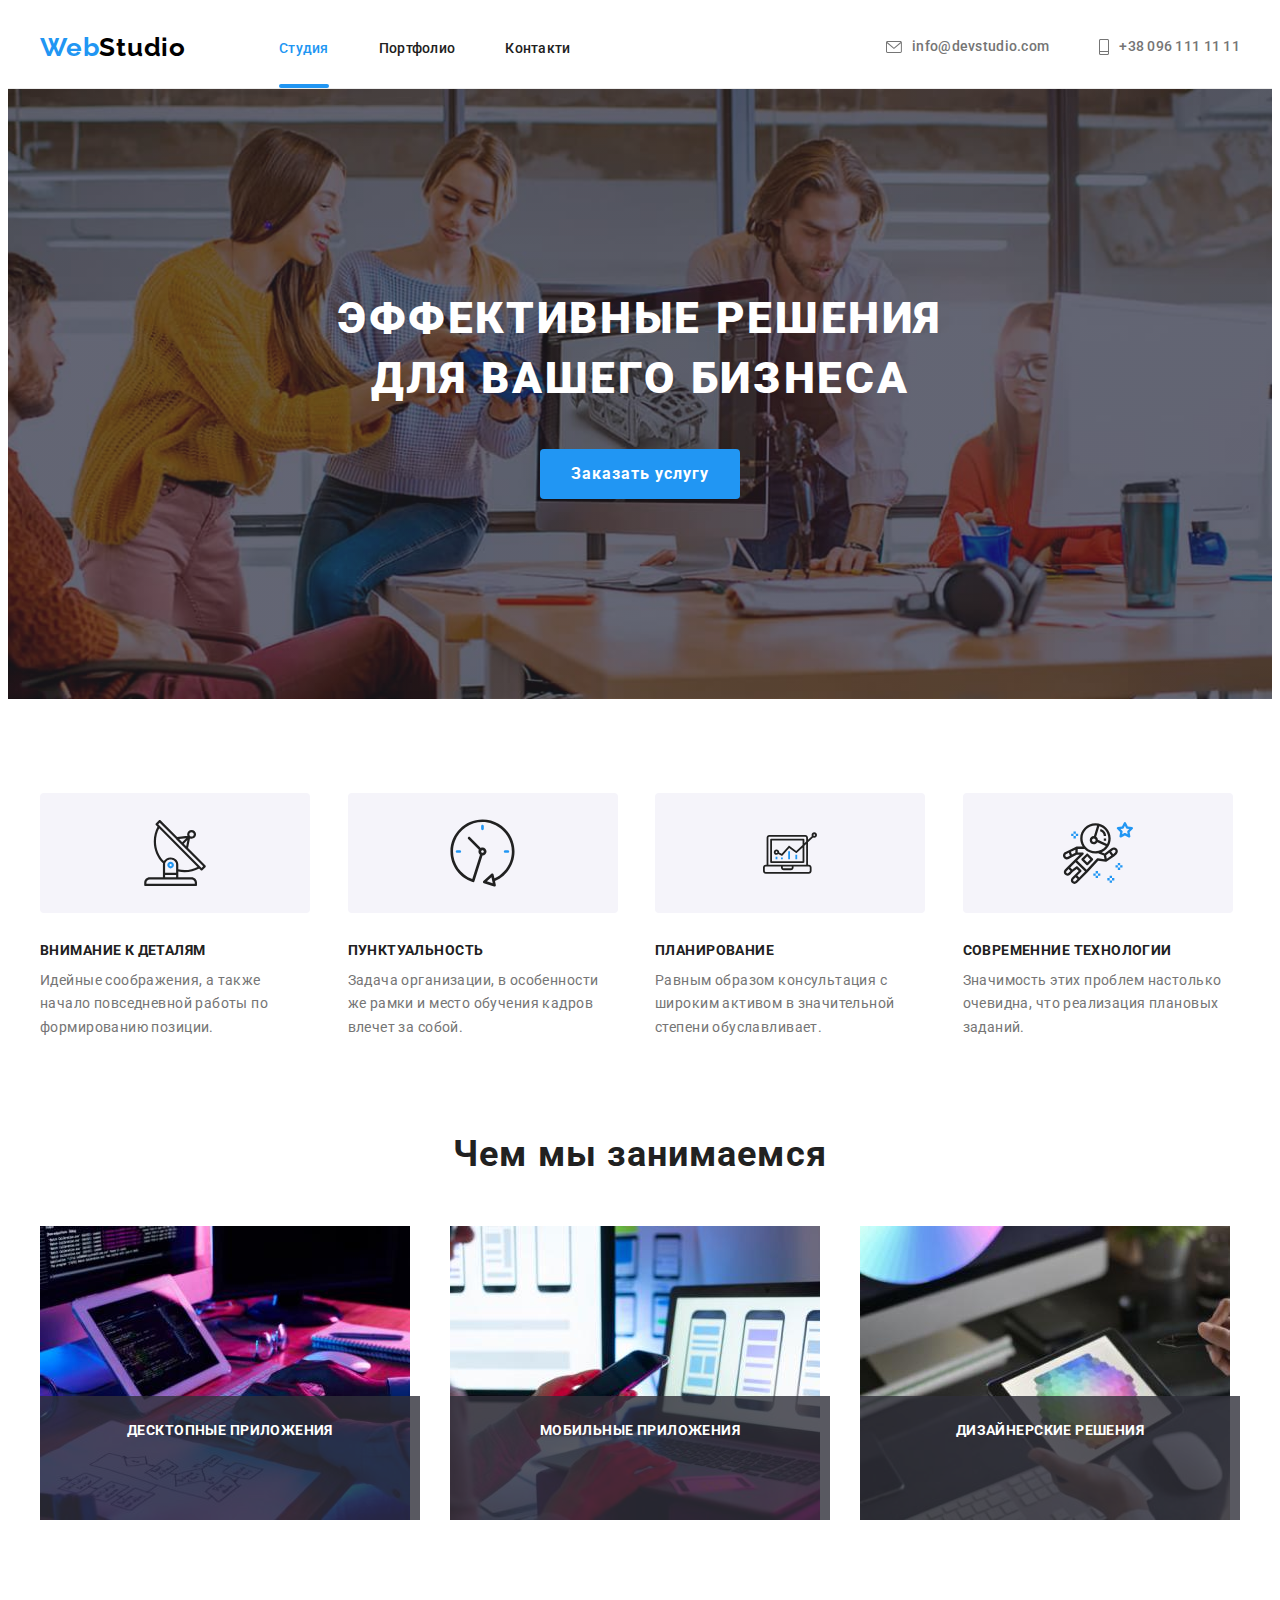
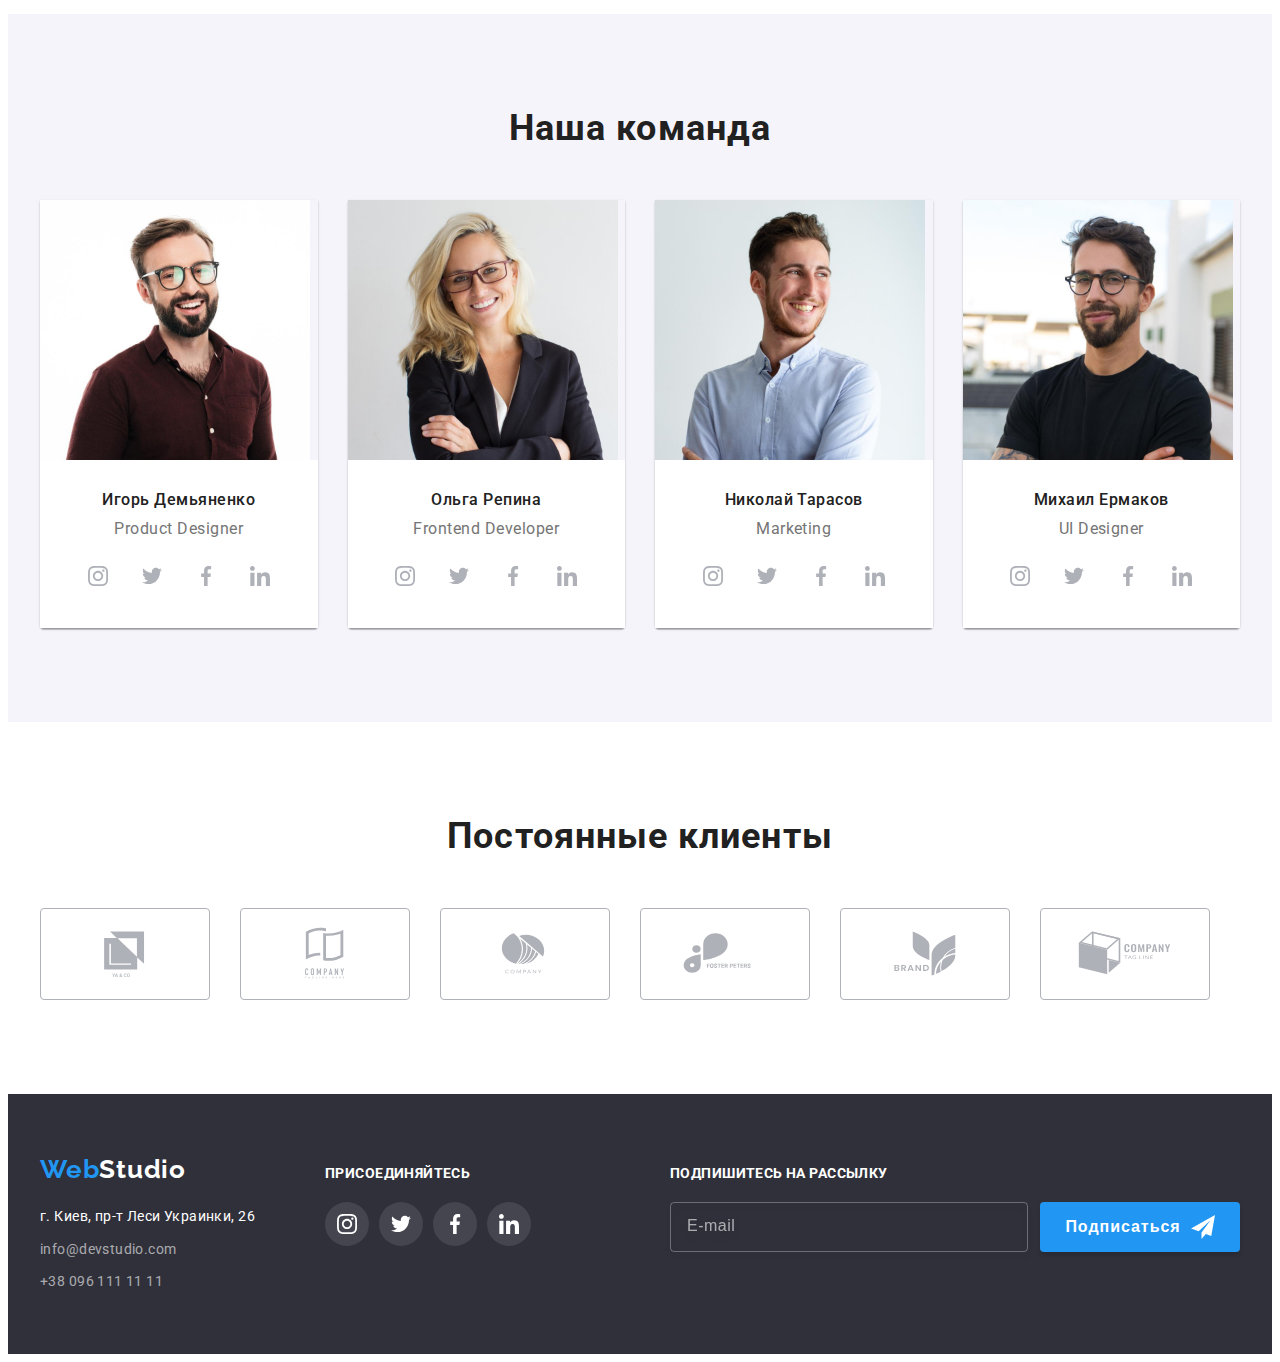
<file: index.html>
<!DOCTYPE html>
<html lang="ru">
<head>
    <meta charset="UTF-8">
    <meta http-equiv="X-UA-Compatible" content="IE=edge">
    <meta name="viewport" content="width=device-width, initial-scale=1.0">
    <link rel="preconnect" href="https://fonts.googleapis.com">
    <link rel="preconnect" href="https://fonts.gstatic.com" crossorigin>
    <link href="https://fonts.googleapis.com/css2?family=Raleway:wght@700&family=Roboto:wght@400;500;700;900&display=swap"
        rel="stylesheet">
    <link rel="stylesheet" href="https://cdnjs.cloudflare.com/ajax/libs/modern-normalize/1.1.0/modern-normalize.min.css"
            integrity="sha512-wpPYUAdjBVSE4KJnH1VR1HeZfpl1ub8YT/NKx4PuQ5NmX2tKuGu6U/JRp5y+Y8XG2tV+wKQpNHVUX03MfMFn9Q=="
            crossorigin="anonymous" referrerpolicy="no-referrer" />
    <link rel="stylesheet" href="./css/main.min.css">
    <title>Студия</title>
</head>
<body>
    <header>
        <div class="conteiner header-conteiner">
        <nav class="menu">
            <a class="menu__logo link" href="./index.html">Web<span class="menu__logo--second">Studio</span> </a>
            <ul class="menu__list list">
                <li class="menu__item">
                    <a class="menu__link curent link" href="./index.html">Студия</a>
                </li>
                <li class="menu__item">
                    <a class="menu__link  link" href="./potfolio/potfolio.html">Портфолио</a>
                </li>
                <li class="menu__item">
                    <a class="menu__link link" href="">Контакти</a>
                </li>
            </ul>
        </nav>
        <ul class="header-contact-list list">
                <li class="header-contact-item">
                    <a class="header-mail link" href="mailto:info@devstudio.com">
                        <svg class="mail-icon header-icon" width="16" height="12">
                            <use href="./images/sprite.svg#icon-mail"></use>
                        </svg>
                        info@devstudio.com
                    </a>
                </li>
                <li class="header-contact-item">
                    <a class="header-tel link" href="tel:+380961111111">
                        <svg class="tel-icon header-icon" width="10" height="16">
                            <use href="./images/sprite.svg#icon-phone"></use>
                        </svg> 
                        +38 096 111 11 11
                    </a>
                </li>
        </ul>
        </div>
    </header>
    <main>
        <section class="hero">
            <div class="conteiner">
            <h1 class="hero__title">Эффективные решения для вашего бизнеса</h1>
            <button type="button" class="hero__btn btn" data-modal-open>Заказать услугу</button>
            </div>
        </section>
        <section class="benefits">
            <div class="conteiner">
            <h2 class="visually-hidden">Наше преимущество</h2>
            <ul class="benefits__list list">
                <li class="benefits__item">
                    <div class="benefits-box">
                        <svg 
                            class="benefits__icon"
                            width="66"
                            height="70"
                        >
                            <use href="./images/sprite.svg#icon-antenna"></use>
                        </svg>
                    </div>
                    <h3 class="benefits__caption">ВНИМАНИЕ К ДЕТАЛЯМ</h3>
                    <p class="benefits__text">
                        Идейные соображения, а также начало повседневной работы по формированию позиции.
                    </p>
                </li>
                <li class="benefits__item">
                    <div class="benefits-box">
                        <svg 
                            class="benefits__icon" 
                            width="67" 
                            height="70"
                        >
                            <use href="./images/sprite.svg#icon-clock"></use>
                        </svg>
                    </div>
                    <h3 class="benefits__caption">ПУНКТУАЛЬНОСТЬ</h3>
                    <p class="benefits__text">
                        Задача организации, в особенности же рамки и место обучения кадров влечет за собой.
                    </p>
                </li>
                <li class="benefits__item">
                    <div class="benefits-box">
                        <svg 
                        class="benefits__icon" 
                        width="70" 
                        height="54"
                        >
                            <use href="./images/sprite.svg#icon-diagram"></use>
                        </svg>
                    </div>
                    <h3 class="benefits__caption">ПЛАНИРОВАНИЕ</h3>
                    <p class="benefits__text">
                        Равным образом консультация с широким активом в значительной степени обуславливает.
                    </p>
                </li>
                <li class="benefits__item">
                    <div class="benefits-box">
                        <svg 
                        class="benefits__icon" 
                        width="70" 
                        height="70"
                        >
                            <use href="./images/sprite.svg#icon-astronaut"></use>
                        </svg>
                    </div>
                    <h3 class="benefits__caption">СОВРЕМЕННИЕ ТЕХНОЛОГИИ</h3>
                    <p class="benefits__text">
                        Значимость этих проблем настолько очевидна, что реализация плановых заданий.
                    </p>
                </li>
            </ul>
            </div>
        </section>
        <section class="than-we">
            <div class="conteiner">
            <h2 class="than-we-title title">Чем мы занимаемся</h2>
            <ul class="than-we-list list">
                <li class="than-photo">
                    <img 
                        src="./images/img.jpg" 
                        alt="человек печатает на клавиатуре" 
                        width="370">
                    <p class="than-photo-text">Десктопные приложения</p>
                </li>
                <li class="than-photo">
                    <img 
                        src="./images/img1.jpg" 
                        alt="человек смотрит на екран смартфона" 
                        width="370">
                    <p class="than-photo-text">Мобильные приложения</p>
                </li>
                <li class="than-photo">
                    <img 
                        src="./images/img2.jpg" 
                        alt="человек рисует дизайн" 
                        width="370">
                    <p class="than-photo-text">Дизайнерские решения</p>
                </li>
            </ul>
            </div>
        </section>
        <section class="team">
            <div class="conteiner">
            <h2 class="team-title title">Наша команда</h2>
            <ul class="team-list list">
                <li class="about-team">
                    <img class="team-photo" 
                        src="./images/nk1.jpg" 
                        alt="Фото Игорь Демьяненко" 
                        width="270">
                    <div class="team-blok">
                        <h3 class="team-caption">Игорь Демьяненко</h3>
                        <p class="team-text" lang="en">Product Designer</p>
                    <ul class="team-social-list social-list list">
                        <li class="social-item">
                            <a href="" class="social-link">
                                <svg 
                                    class="social-icon" 
                                    width="20" 
                                    height="20"
                                >
                                    <use href="./images/sprite.svg#icon-instagram"></use>
                                </svg>
                            </a>
                        </li>
                        <li class="social-item">
                            <a href="" class="social-link">
                                <svg 
                                    class="social-icon" 
                                    width="20" 
                                    height="20"
                                >
                                    <use href="./images/sprite.svg#icon-twitter"></use>
                                </svg>
                            </a>
                        </li>
                        <li class="social-item ">
                            <a href="" class="social-link">
                                <svg 
                                    class="social-icon" 
                                    width="20" 
                                    height="20"
                                >
                                    <use href="./images/sprite.svg#icon-facebook"></use>
                                </svg>
                            </a>
                        </li>
                        <li class="social-item">
                            <a href="" class="social-link">
                                <svg 
                                    class="social-icon" 
                                    width="20" 
                                    height="20"
                                >
                                    <use href="./images/sprite.svg#icon-linkedin"></use>
                                </svg>
                            </a>
                        </li>
                    </ul>
                    </div>
                </li>
                <li class="about-team">
                    <img class="team-photo" 
                        src="./images/nk2.jpg" 
                        alt="Фото Ольга Репина" 
                        width="270">
                    <div class="team-blok">
                        <h3 class="team-caption">Ольга Репина</h3>
                        <p class="team-text" lang="en">Frontend Developer</p>
                    <ul class="team-social-list social-list list">
                        <li class="social-item">
                            <a href="" class="social-link">
                                <svg 
                                    class="social-icon" 
                                    width="20" 
                                    height="20"
                                >
                                    <use href="./images/sprite.svg#icon-instagram"></use>
                                </svg>
                            </a>
                        </li>
                        <li class="social-item">
                            <a href="" class="social-link">
                                <svg 
                                    class="social-icon" 
                                    width="20" 
                                    height="20"
                                >
                                    <use href="./images/sprite.svg#icon-twitter"></use>
                                </svg>
                            </a>
                        </li>
                        <li class="social-item ">
                            <a href="" class="social-link">
                                <svg 
                                    class="social-icon" 
                                    width="20" 
                                    height="20"
                                >
                                    <use href="./images/sprite.svg#icon-facebook"></use>
                                </svg>
                            </a>
                        </li>
                        <li class="social-item">
                            <a href="" class="social-link">
                                <svg 
                                    class="social-icon" 
                                    width="20" 
                                    height="20"
                                >
                                    <use href="./images/sprite.svg#icon-linkedin"></use>
                                </svg>
                            </a>
                        </li>
                    </ul>
                    </div>
                </li>
                <li class="about-team">
                    <img class="team-photo" 
                        src="./images/nk3.jpg" 
                        alt="Фото Николай Тарасов" 
                        width="270">
                    <div class="team-blok">
                        <h3 class="team-caption">Николай Тарасов</h3>
                        <p class="team-text" lang="en">Marketing</p>
                    <ul class="team-social-list social-list list">
                        <li class="social-item">
                            <a href="" class="social-link">
                                <svg 
                                    class="social-icon" 
                                    width="20" 
                                    height="20"
                                >
                                    <use href="./images/sprite.svg#icon-instagram"></use>
                                </svg>
                            </a>
                        </li>
                        <li class="social-item">
                            <a href="" class="social-link">
                                <svg 
                                    class="social-icon" 
                                    width="20" 
                                    height="20"
                                >
                                    <use href="./images/sprite.svg#icon-twitter"></use>
                                </svg>
                            </a>
                        </li>
                        <li class="social-item ">
                            <a href="" class="social-link">
                                <svg 
                                    class="social-icon" 
                                    width="20" 
                                    height="20"
                                >
                                    <use href="./images/sprite.svg#icon-facebook"></use>
                                </svg>
                            </a>
                        </li>
                        <li class="social-item">
                            <a href="" class="social-link">
                                <svg 
                                    class="social-icon" 
                                    width="20" 
                                    height="20"
                                >
                                    <use href="./images/sprite.svg#icon-linkedin"></use>
                                </svg>
                            </a>
                        </li>
                    </ul>
                    </div>
                </li>
                <li class="about-team">
                    <img class="team-photo" 
                        src="./images/nk4.jpg" 
                        alt="Фото Михаил Ермаков" 
                        width="270">
                    <div class="team-blok">
                        <h3 class="team-caption">Михаил Ермаков</h3>
                        <p class="team-text" lang="en">UI Designer</p>
                    <ul class="team-social-list social-list list">
                        <li class="social-item">
                            <a href="" class="social-link">
                                <svg 
                                    class="social-icon" 
                                    width="20" 
                                    height="20"
                                >
                                    <use href="./images/sprite.svg#icon-instagram"></use>
                                </svg>
                            </a>
                        </li>
                        <li class="social-item">
                            <a href="" class="social-link">
                                <svg 
                                    class="social-icon" 
                                    width="20" 
                                    height="20"
                                >
                                    <use href="./images/sprite.svg#icon-twitter"></use>
                                </svg>
                            </a>
                        </li>
                        <li class="social-item ">
                            <a href="" class="social-link">
                                <svg 
                                    class="social-icon" 
                                    width="20" 
                                    height="20"
                                >
                                    <use href="./images/sprite.svg#icon-facebook"></use>
                                </svg>
                            </a>
                        </li>
                        <li class="social-item">
                            <a href="" class="social-link">
                                <svg 
                                    class="social-icon" 
                                    width="20" 
                                    height="20"
                                >
                                    <use href="./images/sprite.svg#icon-linkedin"></use>
                                </svg>
                            </a>
                        </li>
                    </ul>
                    </div>
                </li>
            </ul>
            </div>
        </section>
        <section class="client">
            <div class="conteiner">
                <h2 class="client__title title">Постоянные клиенты</h2>
                <ul class="client__list list">
                    <li class="client__item">
                        <a href="" class="client__link">
                            <svg 
                                class="client__icon" 
                                width="106" 
                                height="60"
                            >
                                <use href="./images/sprite.svg#icon-logo"></use>
                            </svg>
                        </a>
                    </li>
                    <li class="client__item">
                        <a href="" class="client__link">
                            <svg 
                                class="client__icon" 
                                width="106" 
                                height="60"
                            >
                                <use href="./images/sprite.svg#icon-logo1"></use>
                            </svg>
                        </a>
                    </li>
                    <li class="client__item">
                        <a href="" class="client__link">
                            <svg 
                                class="client__icon" 
                                width="106" 
                                height="60"
                            >
                                <use href="./images/sprite.svg#icon-logo2"></use>
                            </svg>
                        </a>
                    </li>
                    <li class="client__item">
                        <a href="" class="client__link">
                            <svg 
                                class="client__icon" 
                                width="106" 
                                height="60"
                            >
                                <use href="./images/sprite.svg#icon-logo3"></use>
                            </svg>
                        </a>
                    </li>
                    <li class="client__item">
                        <a href="" class="client__link">
                            <svg 
                                class="client__icon" 
                                width="106" 
                                height="60"
                            >
                                <use href="./images/sprite.svg#icon-logo4"></use>
                            </svg>
                        </a>
                    </li>
                    <li class="client__item">
                        <a href="" class="client__link">
                            <svg 
                                class="client__icon" 
                                width="106" 
                                height="60"
                            >
                                <use href="./images/sprite.svg#icon-logo5"></use>
                            </svg>
                        </a>
                    </li>
                </ul>
            </div>
        </section>
    </main>
    <footer class="footers">
        <div class="conteiner footer-main-block">
            <div class="footer-block">
                <div class="footer-block-left">
                    <a class="footer-logo link" href="./index.html">Web<span class="footer-logo-second">Studio</span></a>
                    <address class="footer-adress-blok">
                        <ul class="footer-list list">
                            <li class="footer-item">
                                <a class="footer-adress foot-li link" href="https://goo.gl/maps/hoLgivbEzeJtZr1H6" target="_blank"
                                    rel="noopener noreferrer">
                                    г. Киев, пр-т Леси Украинки, 26</a>
                            </li>
                            <li class="footer-item">
                                <a class="footer-mail foot-li link" href="mailto:info@devstudio.com">info@devstudio.com</a>
                            </li>
                            <li class="footer-item">
                                <a class="footer-tel foot-li link" href="tel:+380961111111">+38 096 111 11 11</a>
                            </li>
                        </ul>
                    </address>
                </div>
                <div class="footer-block-right">
                    <p class="footer-social-text">присоединяйтесь</p>
                    <ul class="footer-social-list social-list list">
                        <li class="social-item">
                            <a href="" class="footer-social-link">
                                <svg class="social-icon" width="20" height="20">
                                    <use href="./images/sprite.svg#icon-instagram"></use>
                                </svg>
                            </a>
                        </li>
                        <li class="social-item">
                            <a href="" class="footer-social-link">
                                <svg class="social-icon" width="20" height="20">
                                    <use href="./images/sprite.svg#icon-twitter"></use>
                                </svg>
                            </a>
                        </li>
                        <li class="social-item ">
                            <a href="" class="footer-social-link">
                                <svg class="social-icon" width="20" height="20">
                                    <use href="./images/sprite.svg#icon-facebook"></use>
                                </svg>
                            </a>
                        </li>
                        <li class="social-item">
                            <a href="" class="footer-social-link">
                                <svg class="social-icon" width="20" height="20">
                                    <use href="./images/sprite.svg#icon-linkedin"></use>
                                </svg>
                            </a>
                        </li>
                    </ul>
                </div>
            </div>
            <div class="form-block">
                <p class="footer-form-title">Подпишитесь на рассылку</p>
                <form class="footer-form">
                    <input class="footer-input" type="text" name="email" placeholder="E-mail">
                    <button class="footer-btn btn" type="submit">
                        Подписаться
                        <svg 
                            class="footer-form-icon" 
                            width="24" 
                            height="24">
                            <use href="./images/sprite.svg#icon-telegram"></use>
                        </svg>
                    </button>
                </form>
            </div>
        </div>
    </footer>
    <div class="backdrop is-hidden" data-modal>
        <!-- is-hidden вверху вставити -->
        <div class="modal">
            <button type="button" class="modal-btn" data-modal-close>
                <svg 
                    class="modal-close" 
                    width="18" 
                    height="18">
                    <use href="./images/sprite.svg#icon-close"></use>
                </svg>
            </button>
            <form class="modal-form">
                <p class="modal-form-head">Оставьте свои данные, мы вам перезвоним</p>
                <label class="modal-form-label "> Имя
                    <span class="modal-position">
                        <input class="modal-form-input" type="text" name="name">
                        <svg 
                            class="modal-form-icon" 
                            width="18" 
                            height="18">
                            <use href="./images/sprite.svg#icon-person-modal"></use>
                        </svg></span>
                </label>
                <label class="modal-form-label"> Телефон
                    <span class="modal-position">
                        <input class="modal-form-input" type="tel" name="tel">
                        <svg 
                            class="modal-form-icon" 
                            width="18" 
                            height="18">
                            <use href="./images/sprite.svg#icon-phone-modal"></use>
                        </svg>
                    </span>
                </label>
                <label class="modal-form-label"> Почта
                    <span class="modal-position">
                        <input class="modal-form-input" type="email" name="email">
                        <svg 
                            class="modal-form-icon" 
                            width="18" 
                            height="18">
                            <use href="./images/sprite.svg#icon-email-modal"></use>
                        </svg>
                    </span>
                </label>
                <label class="modal-form-label textarea-lebel">Комментарий
                    <textarea class="modal-form-coments" name="coments" placeholder="Введите текст"></textarea>
                </label>
                <input class="modal-form-checkbox visually-hidden" type="checkbox" id="accept-policy">
                <label 
                    class="modal-policy" 
                    for="accept-policy">
                    Соглашаюсь с рассылкой и принимаю&nbsp; 
                    <a href="">Условия договора</a>
                </label>
                <button class="modal-form-btn" type="submit">Отправить</button>
            </form>
        </div>
    </div>
    <script src="./js/nodal.js" ></script>
</body>
</html>
</file>
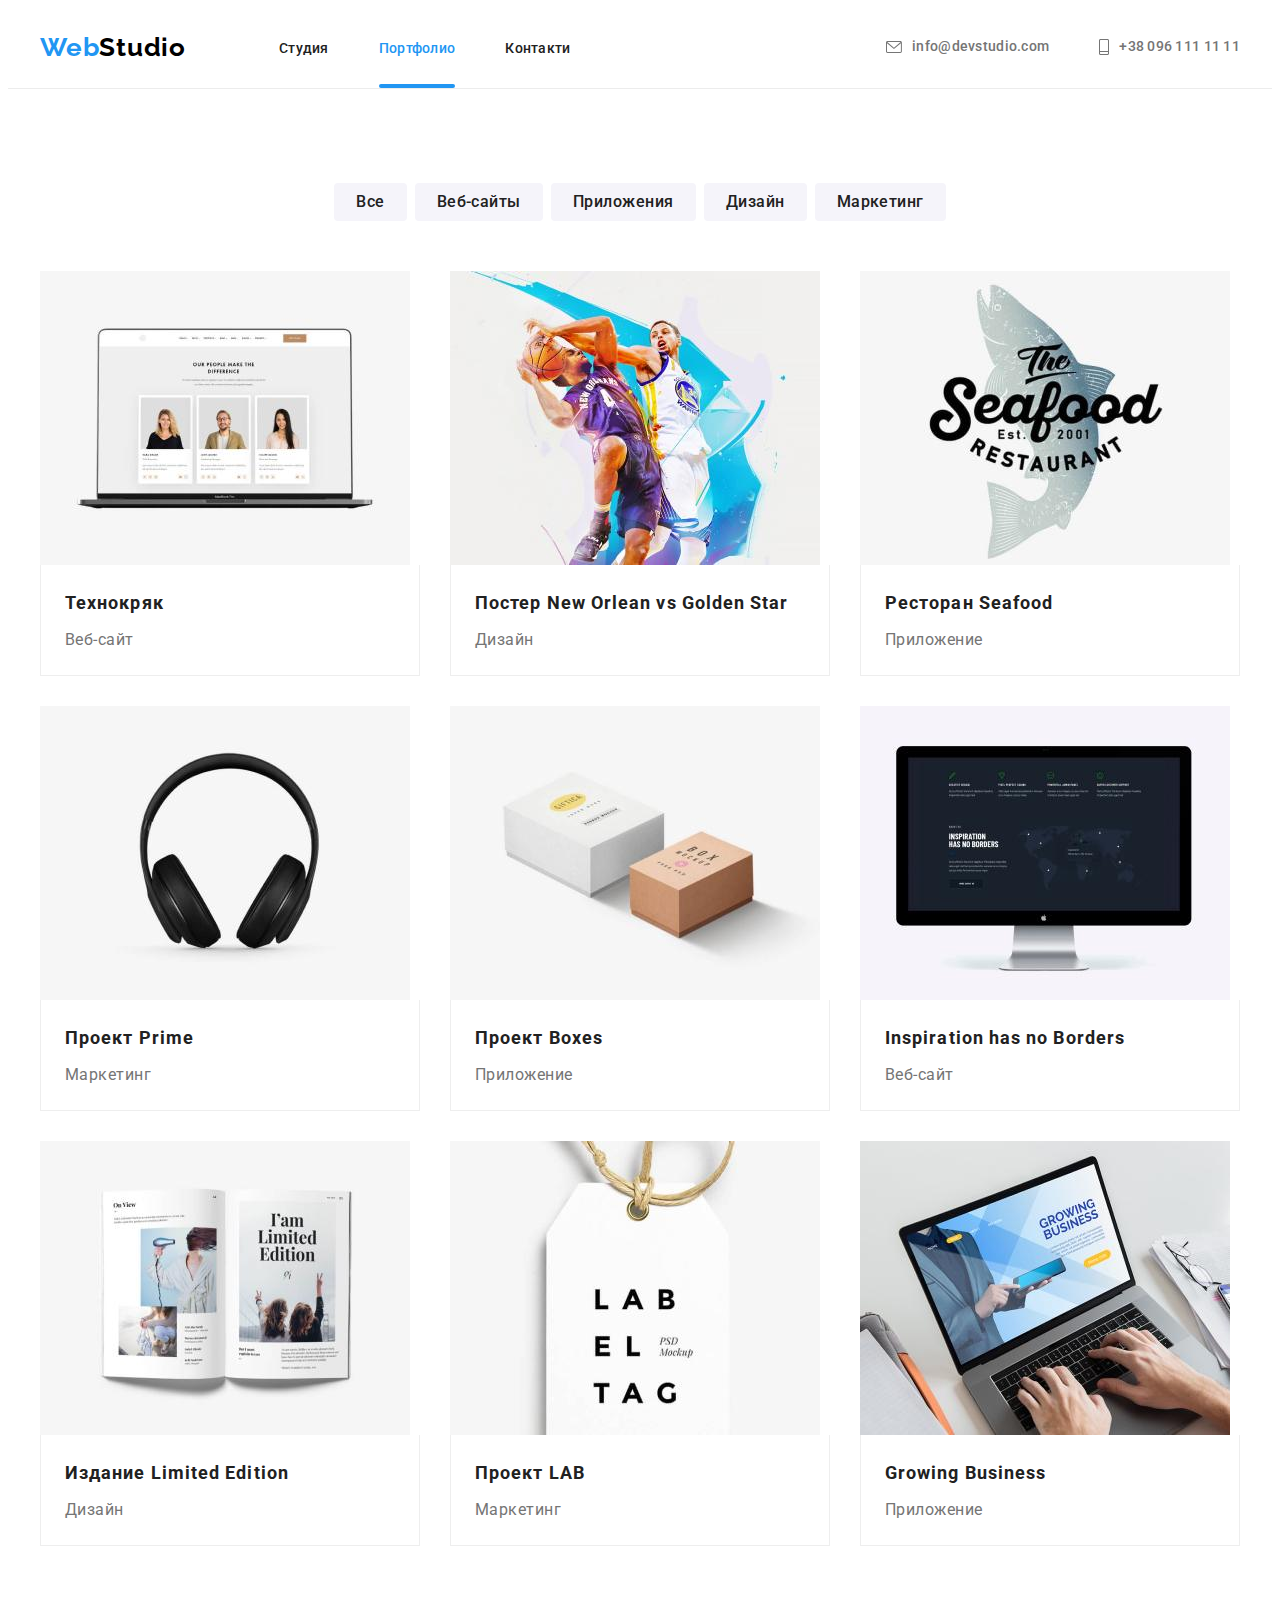
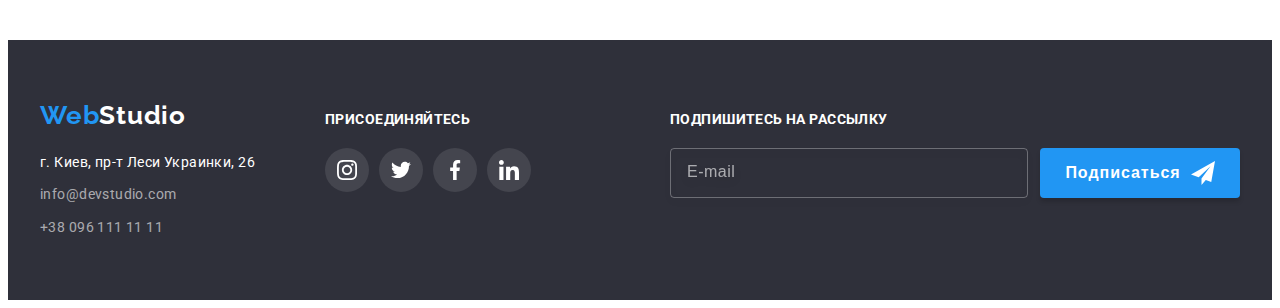
<file: potfolio/potfolio.html>
<!DOCTYPE html>
<html lang="ru">

<head>
    <meta charset="UTF-8">
    <meta http-equiv="X-UA-Compatible" content="IE=edge">
    <meta name="viewport" content="width=device-width, initial-scale=1.0">
    <link rel="preconnect" href="https://fonts.googleapis.com">
    <link rel="preconnect" href="https://fonts.gstatic.com" crossorigin>
    <link
        href="https://fonts.googleapis.com/css2?family=Raleway:wght@700&family=Roboto:wght@400;500;700;900&display=swap"
        rel="stylesheet">
    <link rel="stylesheet" href="https://cdnjs.cloudflare.com/ajax/libs/modern-normalize/1.1.0/modern-normalize.min.css"
        integrity="sha512-wpPYUAdjBVSE4KJnH1VR1HeZfpl1ub8YT/NKx4PuQ5NmX2tKuGu6U/JRp5y+Y8XG2tV+wKQpNHVUX03MfMFn9Q=="
        crossorigin="anonymous" referrerpolicy="no-referrer" />
    <link rel="stylesheet" href="../css/main.min.css">
    <title>Портфолио</title>
</head>
<body>
    <header>
        <div class="conteiner header-conteiner">
            <nav class="menu">
                <a class="menu__logo link" href="../index.html">Web<span class="menu__logo--second">Studio</span> </a>
                <ul class="menu__list list">
                    <li class="menu__item">
                        <a class="menu__link link" href="../index.html">Студия</a>
                    </li>
                    <li class="menu__item">
                        <a class="menu__link curent link" href="./potfolio/potfolio.html">Портфолио</a>
                    </li>
                    <li class="menu__item">
                        <a class="menu__link link" href="">Контакти</a>
                    </li>
                </ul>
            </nav>
            <ul class="header-contact-list list">
                <li class="header-contact-item">
                    <a class="header-mail link" href="mailto:info@devstudio.com">
                        <svg class="mail-icon header-icon" width="16" height="12">
                            <use href="../images/sprite.svg#icon-mail"></use>
                        </svg>
                        info@devstudio.com
                    </a>
                </li>
                <li class="header-contact-item">
                    <a class="header-tel link" href="tel:+380961111111">
                        <svg class="tel-icon header-icon" width="10" height="16">
                            <use href="../images/sprite.svg#icon-phone"></use>
                        </svg>
                        +38 096 111 11 11
                    </a>
                </li>
            </ul>
        </div>
    </header>
    <main>
        <section class="our-project">
            <div class="conteiner">
            <h2 class="visually-hidden">Наши роботи</h2>
            <ul class="our-project-menu list">
                <li class="project-menu-item">
                    <button type="button" class="project-btn btn">Все</button>
                </li>
                <li class="project-menu-item">
                    <button type="button" class="project-btn btn">Веб-сайты</button>
                </li>
                <li class="project-menu-item">
                    <button type="button" class="project-btn btn">Приложения</button>
                </li>
                <li class="project-menu-item">
                    <button type="button" class="project-btn btn">Дизайн</button>
                </li>
                <li class="project-menu-item">
                    <button type="button" class="project-btn btn">Маркетинг</button>
                </li>
            </ul>
            <ul class="our-project-list list">
                <li class="project-item" >
                    <a class="project-link link" href="">
                        <div class="project-blok-position">
                            <img 
                                src="../images/project1.jpg" 
                                alt="изображение сайта Технокряк"
                                width="370">
                            <p class="project-link-text">
                                Технокряк это современная площадка распространения коронавируса. Компании используют эту платформу для цифрового
                                шпионажа и атак на защищённые сервера конкурентов.
                            </p>
                        </div>
                        <div class="project-blok">
                            <h3 class="project-caption">Технокряк</h3>
                            <p class="project-text">Веб-сайт</p>
                        </div>
                    </a>
                </li>
                <li class="project-item" >
                    <a class="project-link link" href="">
                        <div class="project-blok-position">
                            <img 
                                src="../images/project2.jpg" 
                                alt="изображение постера" 
                                width="370">
                            <p class="project-link-text">
                                Lorem ipsum dolor sit amet consectetur adipisicing elit. Ratione nesciunt quia doloribus magnam. Dolorum ad, tempora
                                hic dolor sed dolores unde doloremque! Fuga magni cum repudiandae commodi cumque voluptatem a!
                            </p>
                        </div>
                        <div class="project-blok">
                            <h3 class="project-caption">Постер New Orlean vs Golden Star</h3>
                            <p class="project-text">Дизайн</p>
                        </div>
                    </a>
                </li>
                <li class="project-item" >
                    <a class="project-link link" href="">
                        <div class="project-blok-position">
                            <img 
                                src="../images/project3.jpg" 
                                alt="логотип приложение" 
                                width="370">
                            <p class="project-link-text">
                                Lorem ipsum dolor sit, amet consectetur adipisicing elit. Ratione asperiores impedit voluptate ipsa numquam, in
                                tenetur repellendus quos adipisci neque. Numquam assumenda nam enim.
                            </p>
                        </div>
                        <div class="project-blok">
                            <h3 class="project-caption">Ресторан Seafood</h3>
                            <p class="project-text">Приложение</p>
                        </div>
                    </a>
                </li>
                <li class="project-item" >
                    <a class="project-link link" href="">
                        <div class="project-blok-position"> 
                            <img 
                                src="../images/project4.jpg" 
                                alt="изображение наушников" 
                                width="370">
                            <p class="project-link-text">
                                Lorem ipsum dolor sit amet consectetur adipisicing elit. In aliquam hic minima quam, quibusdam, quas possimus beatae
                                nostrum, ipsum molestias fugit assumenda molestiae voluptatum rerum magnam ratione non laborum consequatur. Natus
                                architecto perferendis dolorum, totam debitis ipsam saepe magni numquam ducimus expedita blanditiis voluptatibus
                                corrupti magnam excepturi nobis quia nesciunt cumque adipisci doloribus sed atque! Et explicabo deserunt dolore
                                atque aliquam, non esse delectus ipsa! Provident obcaecati repellendus minus. Nesciunt labore eaque voluptatum
                                atque, distinctio natus, dolores sint voluptas autem non unde facere nemo dignissimos aspernatur esse. Corrupti
                                error cum, accusamus quas suscipit vero dolore tenetur, earum, vel sint alias?
                            </p>
                        </div>
                        <div class="project-blok">
                            <h3 class="project-caption">Проект Prime</h3>
                            <p class="project-text">Маркетинг</p>
                        </div>
                    </a>
                </li>
                <li class="project-item" >
                    <a class="project-link link" href="">
                        <div class="project-blok-position">
                            <img 
                                src="../images/project5.jpg" 
                                alt="изображение коробок" 
                                width="370">
                            <p class="project-link-text">
                                Lorem ipsum dolor sit amet.
                            </p>
                        </div>
                        <div class="project-blok">
                            <h3 class="project-caption">Проект Boxes</h3>
                            <p class="project-text">Приложение</p>
                        </div>
                    </a>
                </li>
                <li class="project-item" >
                    <a class="project-link link" href="">
                        <div class="project-blok-position">
                            <img 
                                src="../images/project6.jpg" 
                                alt="изображение макета ваб-сайта" 
                                width="370">
                            <p class="project-link-text">
                                Lorem, ipsum.
                            </p>
                        </div>
                        <div class="project-blok">
                            <h3 class="project-caption">Inspiration has no Borders</h3>
                            <p class="project-text">Веб-сайт</p>
                        </div>
                    </a>
                </li>
                <li class="project-item" >
                    <a class="project-link link" href="">
                        <div class="project-blok-position">
                            <img 
                                src="../images/project7.jpg" 
                                alt="изображение раскритого журнала" 
                                width="370">
                            <p class="project-link-text">
                                Lorem ipsum dolor sit amet consectetur adipisicing elit. Qui, tempore?
                            </p>
                        </div>
                        <div class="project-blok">
                            <h3 class="project-caption">Издание Limited Edition</h3>
                            <p class="project-text">Дизайн</p>
                        </div>
                    </a>
                </li>
                <li class="project-item" >
                    <a class="project-link link" href="">
                        <div class="project-blok-position">
                            <img 
                                src="../images/project8.jpg" 
                                alt="фото бирки" 
                                width="370">
                            <p class="project-link-text">
                                Lorem ipsum dolor, sit amet consectetur adipisicing elit. Sed, atque eaque.
                            </p>
                        </div>
                        <div class="project-blok">
                            <h3 class="project-caption">Проект LAB</h3>
                            <p class="project-text">Маркетинг</p>
                        </div>
                    </a>
                </li>
                <li class="project-item" >
                    <a class="project-link link" href="">
                        <div class="project-blok-position">
                            <img 
                                src="../images/project9.jpg" 
                                alt="фотоо ноутбука с изображением прилодения" 
                                width="370">
                            <p class="project-link-text">
                                Lorem ipsum dolor sit amet consectetur.
                            </p>
                        </div>
                        <div class="project-blok">
                            <h3 class="project-caption">Growing Business</h3>
                            <p class="project-text">Приложение</p>
                        </div>
                    </a>
                </li>
            </ul>
            </div>
        </section>
    </main>
    <footer class="footers">
        <div class="conteiner footer-main-block">
            <div class="footer-block">
                <div class="footer-block-left">
                    <a class="footer-logo link" href="./index.html">Web<span class="footer-logo-second">Studio</span></a>
                    <address class="footer-adress-blok">
                        <ul class="footer-list list">
                            <li class="footer-item">
                                <a class="footer-adress foot-li link" href="https://goo.gl/maps/hoLgivbEzeJtZr1H6"
                                    target="_blank" rel="noopener noreferrer">
                                    г. Киев, пр-т Леси Украинки, 26</a>
                            </li>
                            <li class="footer-item">
                                <a class="footer-mail foot-li link" href="mailto:info@devstudio.com">info@devstudio.com</a>
                            </li>
                            <li class="footer-item">
                                <a class="footer-tel foot-li link" href="tel:+380961111111">+38 096 111 11 11</a>
                            </li>
                        </ul>
                    </address>
                </div>
                <div class="footer-block-right">
                    <p class="footer-social-text">присоединяйтесь</p>
                    <ul class="footer-social-list social-list list">
                        <li class="social-item">
                            <a href="" class="footer-social-link">
                                <svg class="social-icon" width="20" height="20">
                                    <use href="../images/sprite.svg#icon-instagram"></use>
                                </svg>
                            </a>
                        </li>
                        <li class="social-item">
                            <a href="" class="footer-social-link">
                                <svg class="social-icon" width="20" height="20">
                                    <use href="../images/sprite.svg#icon-twitter"></use>
                                </svg>
                            </a>
                        </li>
                        <li class="social-item ">
                            <a href="" class="footer-social-link">
                                <svg class="social-icon" width="20" height="20">
                                    <use href="../images/sprite.svg#icon-facebook"></use>
                                </svg>
                            </a>
                        </li>
                        <li class="social-item">
                            <a href="" class="footer-social-link">
                                <svg class="social-icon" width="20" height="20">
                                    <use href="../images/sprite.svg#icon-linkedin"></use>
                                </svg>
                            </a>
                        </li>
                    </ul>
                </div>
            </div>
            <div class="form-block">
                <p class="footer-form-title">Подпишитесь на рассылку</p>
                <form class="footer-form">
                    <input class="footer-input" type="text" name="email" placeholder="E-mail">
                    <button class="footer-btn btn" type="submit">
                        Подписаться
                        <svg class="footer-form-icon" width="24" height="24">
                            <use href="../images/sprite.svg#icon-telegram"></use>
                        </svg>
                    </button>
                </form>
            </div>
        </div>
    </footer>
</body>
</html>
</file>
<file: css/main.min.css>
:root{--header-color: #ffffff;--title-color: #212121;--primary-text-color: #212121;--secondary-text-color: #757575;--accent-color: #2196f3;--page-background-color: #2f303a}.visually-hidden{position:absolute;white-space:nowrap;width:1px;height:1px;overflow:hidden;border:0;padding:0;clip:rect(0 0 0 0);clip-path:inset(50%);margin:-1px}body{font-family:'Roboto', sans-serif;color:#212121}p,h1,h1,h3,h4,h5,h6{margin:0}ul{margin:0;padding:0}button{cursor:pointer}.list{list-style:none}.link{text-decoration:none}img{display:block;max-width:100%;height:auto}.conteiner{width:1200px;padding-left:15px;padding-right:15px;margin:0 auto}.btn{transition:color 250ms cubic-bezier(0.4, 0, 0.2, 1),background-color 250ms cubic-bezier(0.4, 0, 0.2, 1)}.btn:hover,.btn:focus{color:#ffffff;background-color:var(--accent-color)}.title{font-weight:bold;font-size:36px;line-height:1.16;letter-spacing:.03em;text-align:center;color:var(--title-color)}.backdrop{width:100vw;height:100vh;background-color:rgba(0,0,0,0.2);position:fixed;top:0;z-index:1;transition:opacity 250ms cubic-bezier(0.4, 0, 0.2, 1),visibility 250ms cubic-bezier(0.4, 0, 0.2, 1)}.backdrop.is-hidden{visibility:hidden;opacity:0;pointer-events:none}.modal{position:absolute;width:528px;min-height:581px;padding:40px;background:#ffffff;box-shadow:0px 1px 3px rgba(0,0,0,0.12),0px 1px 1px rgba(0,0,0,0.14),0px 2px 1px rgba(0,0,0,0.2);border-radius:4px;top:50%;left:50%;transform:translate(-50%, -50%)}.modal-btn{background-color:#ffffff;border:1px solid rgba(0,0,0,0.1);width:30px;height:30px;border-radius:50%;position:absolute;top:8px;right:8px;display:flex;align-items:center;justify-content:center;fill:#000000;transition:fill 250ms cubic-bezier(0.4, 0, 0.2, 1)}.modal-btn:hover,.modal-btn:focus{fill:var(--accent-color)}.modal-form-head{font-weight:bold;font-size:20px;line-height:1.15;letter-spacing:.03em;text-align:center;color:var(--title-color);margin-bottom:12px}.modal-form-label{font-weight:normal;font-size:12px;line-height:1.17;letter-spacing:.01em;color:var(--secondary-text-color);display:block;margin-bottom:10px}.modal-position{position:relative;display:block}.modal-form-input{width:100%;height:40px;border:1px solid rgba(33,33,33,0.2);box-sizing:border-box;border-radius:4px;padding-left:42px;transition:border 250ms cubic-bezier(0.4, 0, 0.2, 1)}.modal-form-input:focus{border:1px solid var(--accent-color)}.modal-form-icon{position:absolute;top:50%;left:12px;transform:translateY(-50%);fill:#212121;transition:fill 250ms cubic-bezier(0.4, 0, 0.2, 1)}.modal-form-input:focus+.modal-form-icon{fill:var(--accent-color)}.modal-form-coments{width:100%;height:120px;padding:12px 16px;border:1px solid rgba(33,33,33,0.2);box-sizing:border-box;border-radius:4px;resize:none;transition:border 250ms cubic-bezier(0.4, 0, 0.2, 1)}.modal-form-coments:focus{border:1px solid var(--accent-color)}.modal-form-coments::placeholder{font-weight:normal;font-size:12px;line-height:1.17;letter-spacing:.01em;color:rgba(117,117,117,0.5)}.modal-form-label.textarea-lebel{margin-bottom:20px}.modal-policy{font-weight:normal;font-size:14px;line-height:1.71;letter-spacing:.03em;color:#757575;display:flex;align-items:center;justify-content:center;margin-bottom:30px}.modal-policy::before{content:'';display:block;width:16px;height:15px;border:1px solid #212121;border-radius:4px;cursor:pointer;margin-right:7px;transition:border-color 250ms cubic-bezier(0.4, 0, 0.2, 1),background-image 250ms cubic-bezier(0.4, 0, 0.2, 1),background-size 250ms cubic-bezier(0.4, 0, 0.2, 1)}.modal-form-checkbox:checked+.modal-policy::before{border-radius:2px;border-color:var(--accent-color);background-image:url(../images/icon-check.svg);background-size:cover;background-origin:border-box}.modal-form-btn{width:200px;height:50px;margin:0 auto;font-weight:bold;font-size:16px;line-height:1.87;letter-spacing:.06em;display:flex;align-items:center;justify-content:center;text-align:center;color:#ffffff;background:#2196f3;box-shadow:0px 4px 4px rgba(0,0,0,0.15);border-radius:4px;border:1px}header{padding-top:24px;padding-bottom:25px;border-bottom:1px solid #ececec}.header-conteiner{display:flex;align-items:center}.menu .menu__link.curent{color:var(--accent-color)}.menu{display:flex;align-items:center}.menu__logo{font-family:'Raleway', sans-serif;font-style:normal;font-weight:700;font-size:26px;line-height:1.19;letter-spacing:.03em;color:var(--accent-color);margin-right:93px}.menu__list{display:flex}.menu__logo--second{color:black}.menu__item:not(:last-child){margin-right:50px}.menu__link{font-weight:500;font-size:14px;line-height:1.14;letter-spacing:.02em;color:var(--primary-text-color);position:relative;transition:color 250ms cubic-bezier(0.4, 0, 0.2, 1)}.menu__link:hover,.menu__link:focus{color:var(--accent-color)}.menu__link.curent::after{content:'';width:100%;height:4px;display:block;position:absolute;bottom:-32px;background-color:var(--accent-color);border-radius:2px}.header-contact-list{display:flex;margin-left:auto}.header-contact-item:not(:last-child){margin-right:50px}.header-mail{font-weight:500;font-size:14px;line-height:1.14;letter-spacing:.02em;color:var(--secondary-text-color);display:flex;align-items:center}.header-mail:hover,.header-mail:focus{color:var(--accent-color);transition:color 250ms cubic-bezier(0.4, 0, 0.2, 1)}.mail-icon{transition:fill 250ms cubic-bezier(0.4, 0, 0.2, 1)}.header-mail:hover .mail-icon,.header-mail:focus .mail-icon{fill:var(--accent-color)}.header-icon{fill:var(--secondary-text-color);margin-right:10px}.header-tel{font-weight:500;font-size:14px;line-height:1.14;letter-spacing:.02em;color:var(--secondary-text-color);display:flex;align-items:center;transition:color 250ms cubic-bezier(0.4, 0, 0.2, 1)}.header-tel:hover,.header-tel:focus{color:var(--accent-color)}.tel-icon{transition:fill 250ms cubic-bezier(0.4, 0, 0.2, 1)}.header-tel:hover .tel-icon,.header-tel:focus .tel-icon{fill:var(--accent-color)}.hero{background-color:var(--page-background-color);padding-top:200px;padding-bottom:200px;background-image:linear-gradient(rgba(47,48,58,0.4), rgba(47,48,58,0.4)),url(../images/fon.jpg);background-repeat:no-repeat;background-size:cover;background-position:center}.hero__title{font-weight:900;font-size:44px;line-height:1.36;letter-spacing:.06em;text-align:center;text-transform:uppercase;color:var(--header-color);width:696px;margin-bottom:40px;margin-right:auto;margin-left:auto}.hero__btn{font-family:inherit;font-style:normal;font-weight:700;font-size:16px;line-height:1.87;letter-spacing:.06em;display:block;align-items:center;text-align:center;color:var(--header-color);background-color:var(--accent-color);width:200px;height:50px;border:1px;border-radius:4px;margin-right:auto;margin-left:auto}.benefits{padding-top:94px;padding-bottom:94px}.benefits__list{display:flex;flex-wrap:wrap;margin-top:-30px;margin-left:-30px}.benefits__item{flex-basis:calc(100% / 4 - 30px);margin-top:30px;margin-left:30px}.benefits-box{width:270px;height:120px;margin-bottom:30px;background:#f5f4fa;border-radius:4px;display:flex;align-items:center;justify-content:center}.benefits__caption{font-weight:bold;font-size:14px;line-height:1.14;letter-spacing:.03em;text-transform:uppercase;color:var(--primary-text-color);margin-bottom:10px}.benefits__text{font-weight:normal;font-size:14px;line-height:1.71;letter-spacing:.03em;color:var(--secondary-text-color);width:270px}.than-we{padding-top:0;padding-bottom:94px}.than-we-title{margin-top:0;margin-bottom:50px}.than-we-list{display:flex;flex-wrap:wrap;margin-top:-30px;margin-left:-30px}.than-photo{flex-basis:calc(100% / 3 - 30px);margin-top:30px;margin-left:30px;position:relative}.than-photo-text{font-weight:bold;font-size:14px;line-height:1.14;letter-spacing:.03em;text-align:center;text-transform:uppercase;color:var(--header-color);background-color:rgba(47,48,58,0.8);padding-top:27px;padding-bottom:27px;position:absolute;width:100%;min-height:70px;bottom:0;left:0}.team{padding-top:94px;padding-bottom:94px;background:#f5f4fa}.team-title{margin-top:0;margin-bottom:50px}.team-list{display:flex;flex-wrap:wrap;margin-top:-30px;margin-left:-30px}.about-team{flex-basis:calc(100% / 4 - 30px);margin-top:30px;margin-left:30px;box-shadow:0px 1px 3px rgba(0,0,0,0.12),0px 1px 1px rgba(0,0,0,0.14),0px 2px 1px rgba(0,0,0,0.2);border-radius:0px 0px 4px 4px}.team-blok{padding-top:30px;padding-bottom:30px;background-color:#ffffff}.team-caption{font-weight:500;font-size:16px;line-height:1.19;letter-spacing:.03em;text-align:center;color:var(--primary-text-color);margin-bottom:10px}.team-text{font-weight:normal;font-size:16px;line-height:1.19;letter-spacing:.03em;text-align:center;color:var(--secondary-text-color);margin-bottom:16px}.social-list{display:flex;justify-content:center}.social-item{width:44px;height:44px;margin-left:10px}.social-item:first-child{margin-left:0}.social-item .social-link{width:100%;height:100%;border-radius:50%;display:flex;align-items:center;justify-content:center;fill:#ffffff;transition:background-color 250ms cubic-bezier(0.4, 0, 0.2, 1)}.social-link:hover,.social-link:focus{background-color:var(--accent-color)}.social-link>.social-icon{fill:#afb1b8}.social-link:hover .social-icon,.social-link:focus .social-icon{fill:#ffffff}.client{padding-top:94px;padding-bottom:94px}.client__title{margin-top:0;margin-bottom:50px}.client__list{display:flex}.client__item{width:170px;height:92px;margin-left:30px}.client__item:first-child{margin-left:0}.client__link{width:100%;height:100%;display:flex;align-items:center;justify-content:center;border:1px solid #afb1b8;box-sizing:border-box;border-radius:4px;padding:16px 32px;transition:border 250ms cubic-bezier(0.4, 0, 0.2, 1)}.client__link:hover,.client__link:focus{border:1px solid var(--accent-color)}.client__icon{fill:#afb1b8;transition:fill 250ms cubic-bezier(0.4, 0, 0.2, 1)}.client__link:hover .client__icon,.client__link:focus .client__icon{fill:var(--accent-color)}.footers{background-color:var(--page-background-color);padding-top:60px;padding-bottom:60px}.footer-main-block{display:flex;justify-content:space-between;align-items:baseline}.footer-block{display:flex;align-items:baseline}.footer-logo{font-family:'Raleway', sans-serif;font-weight:bold;font-size:26px;line-height:1.19;letter-spacing:.03em;color:var(--accent-color)}.footer-logo-second{color:white}.footer-adress-blok{margin-top:20px}.footer-adress{font-style:normal;font-weight:normal;font-size:14px;line-height:1.71;letter-spacing:.03em;color:#ffffff}.footer-mail,.footer-tel{font-style:normal;font-weight:normal;font-size:14px;line-height:1.71;letter-spacing:.03em;color:rgba(255,255,255,0.6)}.foot-li{transition:color 250ms cubic-bezier(0.4, 0, 0.2, 1)}.foot-li:hover,.foot-li:focus{color:var(--accent-color)}.footer-item:not(:last-child){margin-bottom:9px}.footer-social-text{font-weight:bold;font-size:14px;line-height:1.14;letter-spacing:.03em;text-transform:uppercase;color:var(--header-color);margin-bottom:20px}.footer-block-right{margin-left:70px}.social-item{width:44px;height:44px;margin-left:10px}.social-item:first-child{margin-left:0}.footer-social-link{width:100%;height:100%;border-radius:50%;background-color:rgba(255,255,255,0.1);display:flex;align-items:center;justify-content:center;fill:#ffffff;transition:background-color 250ms cubic-bezier(0.4, 0, 0.2, 1)}.footer-social-link:hover,.footer-social-link:focus{background-color:var(--accent-color)}.social-icon{fill:#ffffff;transition:fill 250ms cubic-bezier(0.4, 0, 0.2, 1)}.footer-social-link:hover .social-icon,.footer-social-link:focus .social-icon{fill:#ffffff}.footer-form-title{font-weight:bold;font-size:14px;line-height:1.14;letter-spacing:.03em;text-transform:uppercase;color:var(--header-color);margin-bottom:20px}.footer-form{display:flex;align-items:flex-end}.footer-input{border:1px solid rgba(255,255,255,0.3);box-sizing:border-box;filter:drop-shadow(0px 4px 4px rgba(0,0,0,0.15));border-radius:4px;background-color:transparent;width:358px;height:50px;display:flex;align-items:center;padding-left:16px}.footer-input::placeholder{font-weight:normal;font-size:16px;line-height:1.25;letter-spacing:.03em;color:rgba(255,255,255,0.6)}.footer-btn{width:200px;height:50px;font-weight:bold;font-size:16px;line-height:1.87;letter-spacing:.06em;display:flex;align-items:center;justify-content:center;text-align:center;color:#ffffff;background-color:#2196f3;box-shadow:0px 4px 4px rgba(0,0,0,0.15);border-radius:4px;border:1px;margin-left:12px}.footer-form-icon{margin-left:10px}.our-project{padding-top:94px;padding-bottom:94px}.our-project-menu{display:flex;justify-content:center;margin-bottom:50px}.project-menu-item:not(:last-child){margin-right:8px}.project-btn{font-family:inherit;font-style:normal;font-weight:500;font-size:16px;line-height:1.62;letter-spacing:.03em;text-align:center;color:var(--primary-text-color);padding:6px 22px;background-color:#f5f4fa;border:1px;border-radius:4px;transition:color 250ms cubic-bezier(0.4, 0, 0.2, 1),background-color 250ms cubic-bezier(0.4, 0, 0.2, 1),box-shadow 250ms cubic-bezier(0.4, 0, 0.2, 1)}.project-btn:hover,.project-btn:focus{color:#ffffff;background-color:var(--accent-color);box-shadow:0px 3px 1px rgba(0,0,0,0.1),0px 1px 2px rgba(0,0,0,0.08),0px 2px 2px rgba(0,0,0,0.12);border-radius:4px}.our-project-list{display:flex;flex-wrap:wrap;margin-top:-30px;margin-left:-30px}.project-item{flex-basis:calc(100% / 3 - 30px);margin-top:30px;margin-left:30px}.project-link{display:block;transition:box-shadow 250ms cubic-bezier(0.4, 0, 0.2, 1)}.project-link:hover,.project-link:focus{box-shadow:0px 1px 1px rgba(0,0,0,0.12),0px 4px 4px rgba(0,0,0,0.06),1px 4px 6px rgba(0,0,0,0.16)}.project-blok-position{position:relative;overflow:hidden}.project-link-text{font-weight:normal;font-size:18px;line-height:1.56;letter-spacing:.03em;color:#ffffff;background-color:rgba(33,150,243,0.9);padding:63px 24px;position:absolute;top:0;left:0;width:100%;height:100%;transform:translateY(100%);transition-property:transform;transition-duration:250ms;transition-timing-function:cubic-bezier(0.4, 0, 0.2, 1)}.project-link:hover .project-link-text,.project-link:focus .project-link-text{transform:translateY(0)}.project-blok{padding:20px 24px;background-color:#ffffff;border-right:1px solid #eeeeee;border-bottom:1px solid #eeeeee;border-left:1px solid #eeeeee}.project-caption{font-weight:bold;font-size:18px;line-height:2;letter-spacing:.06em;color:var(--primary-text-color);margin-bottom:4px}.project-text{font-weight:normal;font-size:16px;line-height:1.87;letter-spacing:.03em;color:var(--secondary-text-color)}
/*# sourceMappingURL=main.min.css.map */
</file>
